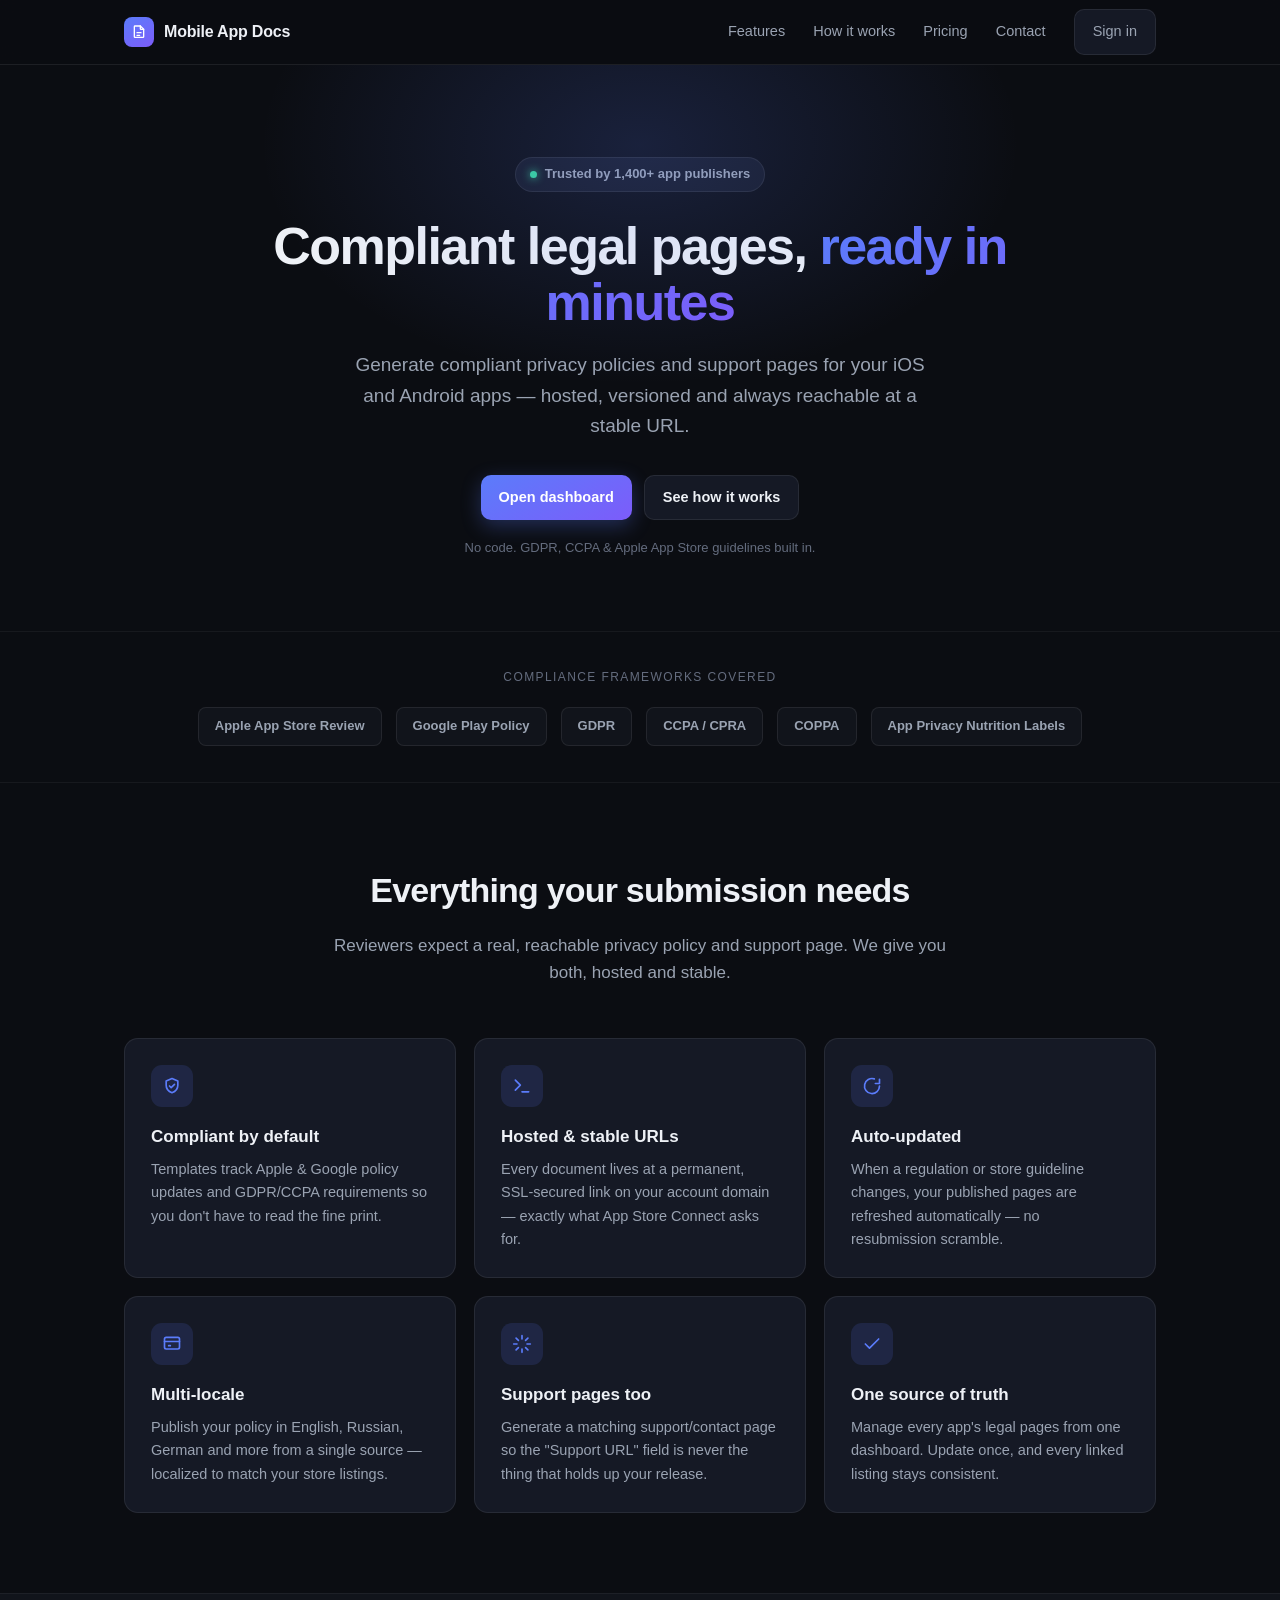
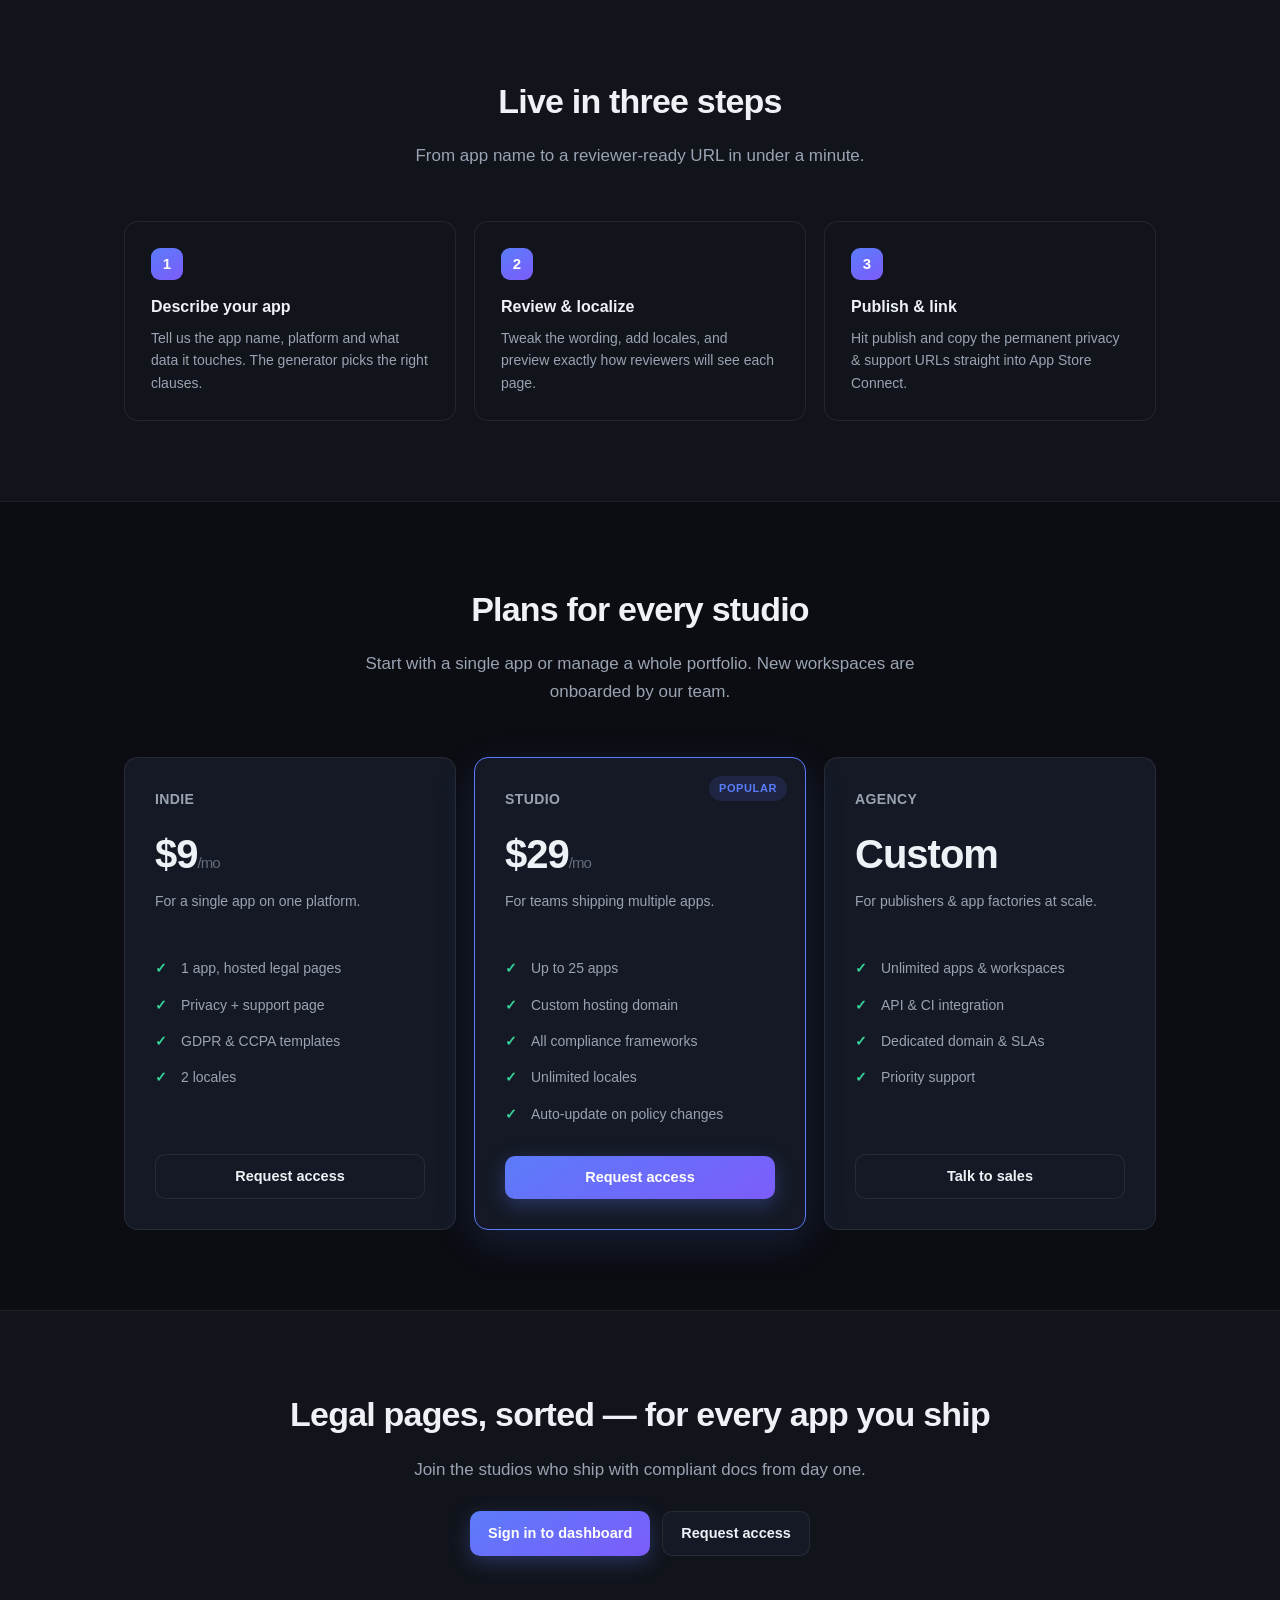
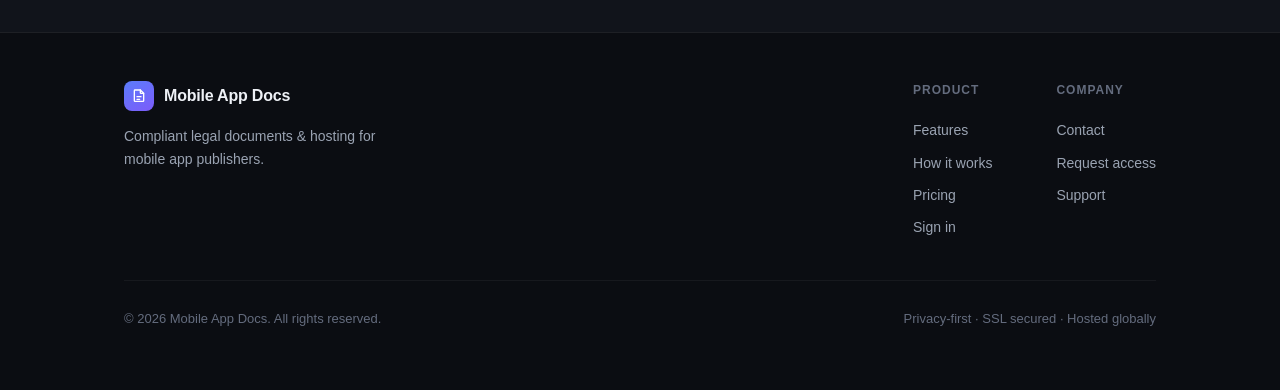
<file: index.html>
<!DOCTYPE html>
<html lang="en">
<head>
<meta charset="UTF-8">
<meta name="viewport" content="width=device-width, initial-scale=1">
<title>Mobile App Docs — Legal documents & hosting for mobile apps</title>
<meta name="description" content="Generate App Store-ready privacy policies and support pages for your iOS and Android apps. GDPR & CCPA compliant, hosted on a dedicated domain, updated automatically.">
<link rel="preconnect" href="https://fonts.googleapis.com">
<link rel="stylesheet" href="/assets/style.css">
</head>
<body>

<nav class="nav">
  <div class="wrap nav-inner">
    <a class="brand" href="/">
      <span class="logo-mark">
        <svg width="16" height="16" viewBox="0 0 24 24" fill="none" stroke="#fff" stroke-width="2" stroke-linecap="round" stroke-linejoin="round"><path d="M14 3v4a1 1 0 001 1h4"/><path d="M6 3h8l5 5v11a1 1 0 01-1 1H6a1 1 0 01-1-1V4a1 1 0 011-1z"/><path d="M9 13h6M9 17h4"/></svg>
      </span>
      Mobile App Docs
    </a>
    <div class="nav-links">
      <a href="#features" class="hide-sm">Features</a>
      <a href="#how" class="hide-sm">How it works</a>
      <a href="#pricing" class="hide-sm">Pricing</a>
      <a href="/contact/">Contact</a>
      <a class="btn" href="/login/">Sign in</a>
    </div>
  </div>
</nav>

<header class="hero">
  <div class="wrap">
    <span class="pill"><span class="dot"></span> Trusted by 1,400+ app publishers</span>
    <h1>Compliant legal pages, <span class="grad">ready in minutes</span></h1>
    <p class="sub">Generate compliant privacy policies and support pages for your iOS and Android apps — hosted, versioned and always reachable at a stable URL.</p>
    <div class="hero-cta">
      <a class="btn btn-primary" href="/login/">Open dashboard</a>
      <a class="btn" href="#how">See how it works</a>
    </div>
    <div class="hero-note">No code. GDPR, CCPA &amp; Apple App Store guidelines built in.</div>
  </div>
</header>

<div class="trust">
  <div class="wrap">
    <div class="trust-label">Compliance frameworks covered</div>
    <div class="trust-row">
      <span class="trust-chip">Apple App Store Review</span>
      <span class="trust-chip">Google Play Policy</span>
      <span class="trust-chip">GDPR</span>
      <span class="trust-chip">CCPA / CPRA</span>
      <span class="trust-chip">COPPA</span>
      <span class="trust-chip">App Privacy Nutrition Labels</span>
    </div>
  </div>
</div>

<section id="features">
  <div class="wrap">
    <div class="section-head">
      <h2>Everything your submission needs</h2>
      <p>Reviewers expect a real, reachable privacy policy and support page. We give you both, hosted and stable.</p>
    </div>
    <div class="grid">
      <div class="card">
        <div class="ico"><svg width="20" height="20" viewBox="0 0 24 24" fill="none" stroke="currentColor" stroke-width="2" stroke-linecap="round" stroke-linejoin="round"><path d="M12 3l7 3v5c0 4.5-3 7.6-7 9-4-1.4-7-4.5-7-9V6l7-3z"/><path d="M9 12l2 2 4-4"/></svg></div>
        <h3>Compliant by default</h3>
        <p>Templates track Apple &amp; Google policy updates and GDPR/CCPA requirements so you don't have to read the fine print.</p>
      </div>
      <div class="card">
        <div class="ico"><svg width="20" height="20" viewBox="0 0 24 24" fill="none" stroke="currentColor" stroke-width="2" stroke-linecap="round" stroke-linejoin="round"><path d="M4 17l6-6-6-6"/><path d="M12 19h8"/></svg></div>
        <h3>Hosted &amp; stable URLs</h3>
        <p>Every document lives at a permanent, SSL-secured link on your account domain — exactly what App Store Connect asks for.</p>
      </div>
      <div class="card">
        <div class="ico"><svg width="20" height="20" viewBox="0 0 24 24" fill="none" stroke="currentColor" stroke-width="2" stroke-linecap="round" stroke-linejoin="round"><path d="M21 12a9 9 0 11-6.2-8.5"/><path d="M21 4v5h-5"/></svg></div>
        <h3>Auto-updated</h3>
        <p>When a regulation or store guideline changes, your published pages are refreshed automatically — no resubmission scramble.</p>
      </div>
      <div class="card">
        <div class="ico"><svg width="20" height="20" viewBox="0 0 24 24" fill="none" stroke="currentColor" stroke-width="2" stroke-linecap="round" stroke-linejoin="round"><rect x="3" y="4" width="18" height="14" rx="2"/><path d="M3 9h18M8 14h2"/></svg></div>
        <h3>Multi-locale</h3>
        <p>Publish your policy in English, Russian, German and more from a single source — localized to match your store listings.</p>
      </div>
      <div class="card">
        <div class="ico"><svg width="20" height="20" viewBox="0 0 24 24" fill="none" stroke="currentColor" stroke-width="2" stroke-linecap="round" stroke-linejoin="round"><path d="M12 2v4M12 18v4M4.9 4.9l2.8 2.8M16.3 16.3l2.8 2.8M2 12h4M18 12h4M4.9 19.1l2.8-2.8M16.3 7.7l2.8-2.8"/></svg></div>
        <h3>Support pages too</h3>
        <p>Generate a matching support/contact page so the "Support URL" field is never the thing that holds up your release.</p>
      </div>
      <div class="card">
        <div class="ico"><svg width="20" height="20" viewBox="0 0 24 24" fill="none" stroke="currentColor" stroke-width="2" stroke-linecap="round" stroke-linejoin="round"><path d="M20 6L9 17l-5-5"/></svg></div>
        <h3>One source of truth</h3>
        <p>Manage every app's legal pages from one dashboard. Update once, and every linked listing stays consistent.</p>
      </div>
    </div>
  </div>
</section>

<section id="how" style="background:var(--bg-soft);border-top:1px solid var(--line-soft);border-bottom:1px solid var(--line-soft);">
  <div class="wrap">
    <div class="section-head">
      <h2>Live in three steps</h2>
      <p>From app name to a reviewer-ready URL in under a minute.</p>
    </div>
    <div class="steps">
      <div class="step">
        <h3>Describe your app</h3>
        <p>Tell us the app name, platform and what data it touches. The generator picks the right clauses.</p>
      </div>
      <div class="step">
        <h3>Review &amp; localize</h3>
        <p>Tweak the wording, add locales, and preview exactly how reviewers will see each page.</p>
      </div>
      <div class="step">
        <h3>Publish &amp; link</h3>
        <p>Hit publish and copy the permanent privacy &amp; support URLs straight into App Store Connect.</p>
      </div>
    </div>
  </div>
</section>

<section id="pricing">
  <div class="wrap">
    <div class="section-head">
      <h2>Plans for every studio</h2>
      <p>Start with a single app or manage a whole portfolio. New workspaces are onboarded by our team.</p>
    </div>
    <div class="prices">
      <div class="price">
        <span class="name">Indie</span>
        <div class="amt">$9<span>/mo</span></div>
        <p class="desc">For a single app on one platform.</p>
        <ul>
          <li>1 app, hosted legal pages</li>
          <li>Privacy + support page</li>
          <li>GDPR &amp; CCPA templates</li>
          <li>2 locales</li>
        </ul>
        <a class="btn" href="/contact/">Request access</a>
      </div>
      <div class="price feature">
        <span class="tag">Popular</span>
        <span class="name">Studio</span>
        <div class="amt">$29<span>/mo</span></div>
        <p class="desc">For teams shipping multiple apps.</p>
        <ul>
          <li>Up to 25 apps</li>
          <li>Custom hosting domain</li>
          <li>All compliance frameworks</li>
          <li>Unlimited locales</li>
          <li>Auto-update on policy changes</li>
        </ul>
        <a class="btn btn-primary" href="/contact/">Request access</a>
      </div>
      <div class="price">
        <span class="name">Agency</span>
        <div class="amt">Custom</div>
        <p class="desc">For publishers &amp; app factories at scale.</p>
        <ul>
          <li>Unlimited apps &amp; workspaces</li>
          <li>API &amp; CI integration</li>
          <li>Dedicated domain &amp; SLAs</li>
          <li>Priority support</li>
        </ul>
        <a class="btn" href="/contact/">Talk to sales</a>
      </div>
    </div>
  </div>
</section>

<section class="band" style="background:var(--bg-soft);border-top:1px solid var(--line-soft);">
  <div class="wrap">
    <h2>Legal pages, sorted — for every app you ship</h2>
    <p>Join the studios who ship with compliant docs from day one.</p>
    <div class="hero-cta">
      <a class="btn btn-primary" href="/login/">Sign in to dashboard</a>
      <a class="btn" href="/contact/">Request access</a>
    </div>
  </div>
</section>

<footer>
  <div class="wrap">
    <div class="foot-top">
      <div class="foot-brand">
        <a class="brand" href="/">
          <span class="logo-mark"><svg width="16" height="16" viewBox="0 0 24 24" fill="none" stroke="#fff" stroke-width="2" stroke-linecap="round" stroke-linejoin="round"><path d="M14 3v4a1 1 0 001 1h4"/><path d="M6 3h8l5 5v11a1 1 0 01-1 1H6a1 1 0 01-1-1V4a1 1 0 011-1z"/><path d="M9 13h6M9 17h4"/></svg></span>
          Mobile App Docs
        </a>
        <p>Compliant legal documents &amp; hosting for mobile app publishers.</p>
      </div>
      <div class="foot-cols">
        <div class="foot-col">
          <h4>Product</h4>
          <a href="#features">Features</a>
          <a href="#how">How it works</a>
          <a href="#pricing">Pricing</a>
          <a href="/login/">Sign in</a>
        </div>
        <div class="foot-col">
          <h4>Company</h4>
          <a href="/contact/">Contact</a>
          <a href="/contact/">Request access</a>
          <a href="/contact/">Support</a>
        </div>
      </div>
    </div>
    <div class="foot-bottom">
      <span>© 2026 Mobile App Docs. All rights reserved.</span>
      <span>Privacy-first · SSL secured · Hosted globally</span>
    </div>
  </div>
</footer>

</body>
</html>
</file>
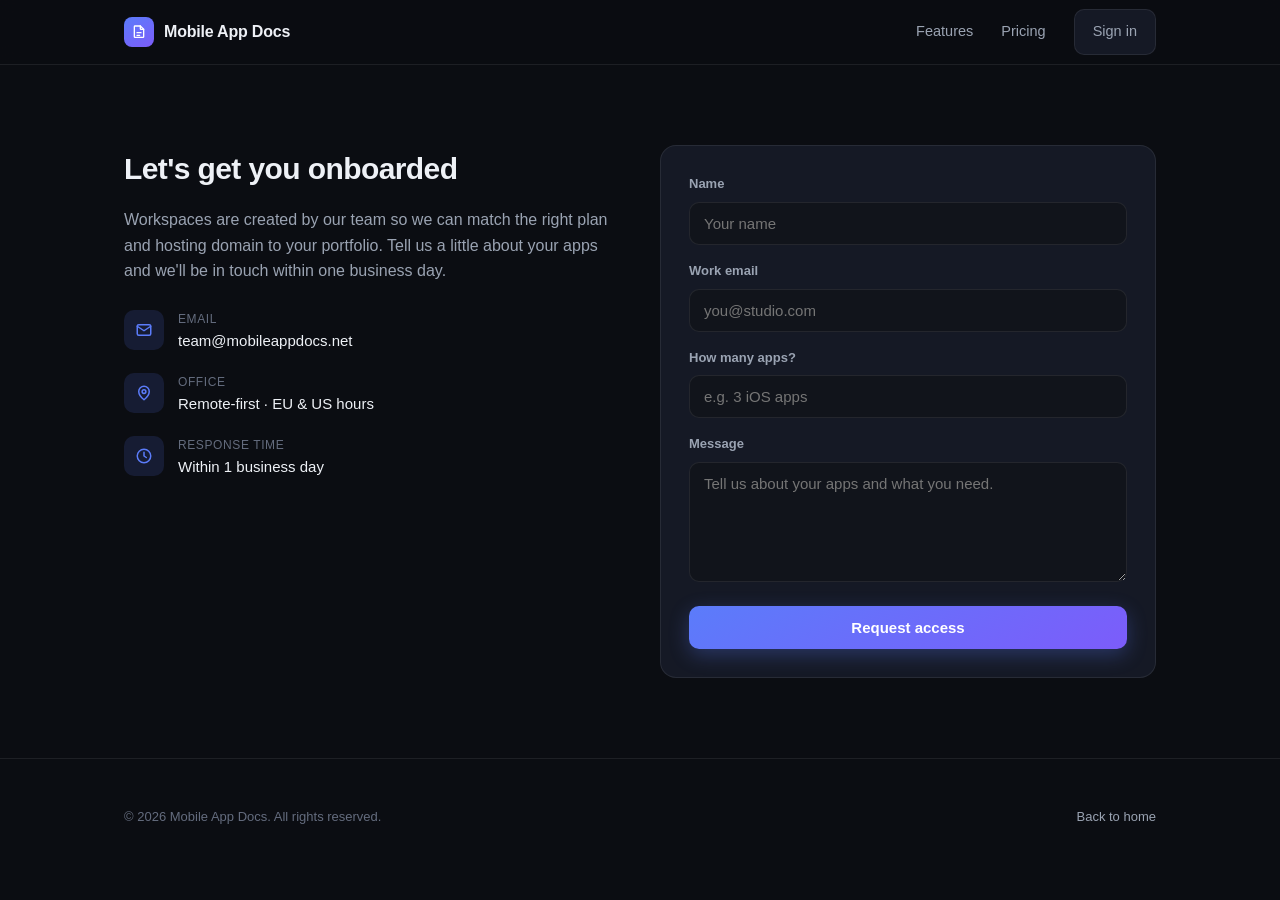
<file: contact/index.html>
<!DOCTYPE html>
<html lang="en">
<head>
<meta charset="UTF-8">
<meta name="viewport" content="width=device-width, initial-scale=1">
<title>Contact &amp; request access — Mobile App Docs</title>
<link rel="stylesheet" href="/assets/style.css">
</head>
<body>

<nav class="nav">
  <div class="wrap nav-inner">
    <a class="brand" href="/">
      <span class="logo-mark"><svg width="16" height="16" viewBox="0 0 24 24" fill="none" stroke="#fff" stroke-width="2" stroke-linecap="round" stroke-linejoin="round"><path d="M14 3v4a1 1 0 001 1h4"/><path d="M6 3h8l5 5v11a1 1 0 01-1 1H6a1 1 0 01-1-1V4a1 1 0 011-1z"/><path d="M9 13h6M9 17h4"/></svg></span>
      Mobile App Docs
    </a>
    <div class="nav-links">
      <a href="/#features" class="hide-sm">Features</a>
      <a href="/#pricing" class="hide-sm">Pricing</a>
      <a class="btn" href="/login/">Sign in</a>
    </div>
  </div>
</nav>

<section>
  <div class="wrap">
    <div class="contact-grid">
      <div class="contact-info">
        <h2>Let's get you onboarded</h2>
        <p>Workspaces are created by our team so we can match the right plan and hosting domain to your portfolio. Tell us a little about your apps and we'll be in touch within one business day.</p>

        <div class="contact-item">
          <div class="ico"><svg width="18" height="18" viewBox="0 0 24 24" fill="none" stroke="currentColor" stroke-width="2" stroke-linecap="round" stroke-linejoin="round"><rect x="3" y="5" width="18" height="14" rx="2"/><path d="M3 7l9 6 9-6"/></svg></div>
          <div>
            <div class="lbl">Email</div>
            <div class="val">team@mobileappdocs.net</div>
          </div>
        </div>
        <div class="contact-item">
          <div class="ico"><svg width="18" height="18" viewBox="0 0 24 24" fill="none" stroke="currentColor" stroke-width="2" stroke-linecap="round" stroke-linejoin="round"><path d="M12 21s-7-5.5-7-11a7 7 0 0114 0c0 5.5-7 11-7 11z"/><circle cx="12" cy="10" r="2.5"/></svg></div>
          <div>
            <div class="lbl">Office</div>
            <div class="val">Remote-first · EU &amp; US hours</div>
          </div>
        </div>
        <div class="contact-item">
          <div class="ico"><svg width="18" height="18" viewBox="0 0 24 24" fill="none" stroke="currentColor" stroke-width="2" stroke-linecap="round" stroke-linejoin="round"><circle cx="12" cy="12" r="9"/><path d="M12 7v5l3 2"/></svg></div>
          <div>
            <div class="lbl">Response time</div>
            <div class="val">Within 1 business day</div>
          </div>
        </div>
      </div>

      <div class="contact-box">
        <div class="alert" id="alert" style="background:rgba(54,211,153,0.1);border-color:rgba(54,211,153,0.3);color:#7ce0b8;">Thanks — your request is in. We'll email you shortly.</div>
        <form id="contactForm" novalidate>
          <div class="field">
            <label for="name">Name</label>
            <input type="text" id="name" placeholder="Your name" required>
          </div>
          <div class="field">
            <label for="cemail">Work email</label>
            <input type="email" id="cemail" placeholder="you@studio.com" required>
          </div>
          <div class="field">
            <label for="apps">How many apps?</label>
            <input type="text" id="apps" placeholder="e.g. 3 iOS apps">
          </div>
          <div class="field">
            <label for="msg">Message</label>
            <textarea class="textarea" id="msg" placeholder="Tell us about your apps and what you need."></textarea>
          </div>
          <button type="submit" class="btn btn-primary btn-block">Request access</button>
        </form>
      </div>
    </div>
  </div>
</section>

<footer>
  <div class="wrap">
    <div class="foot-bottom" style="border:none;padding-top:0;">
      <span>© 2026 Mobile App Docs. All rights reserved.</span>
      <span><a href="/" style="color:var(--muted);">Back to home</a></span>
    </div>
  </div>
</footer>

<script>
  var form = document.getElementById('contactForm');
  var alertBox = document.getElementById('alert');
  form.addEventListener('submit', function (e) {
    e.preventDefault();
    var name = document.getElementById('name').value.trim();
    var email = document.getElementById('cemail').value.trim();
    if (!name || !email) { return; }
    alertBox.classList.add('show');
    form.reset();
    alertBox.scrollIntoView({ behavior: 'smooth', block: 'center' });
  });
</script>

</body>
</html>
</file>
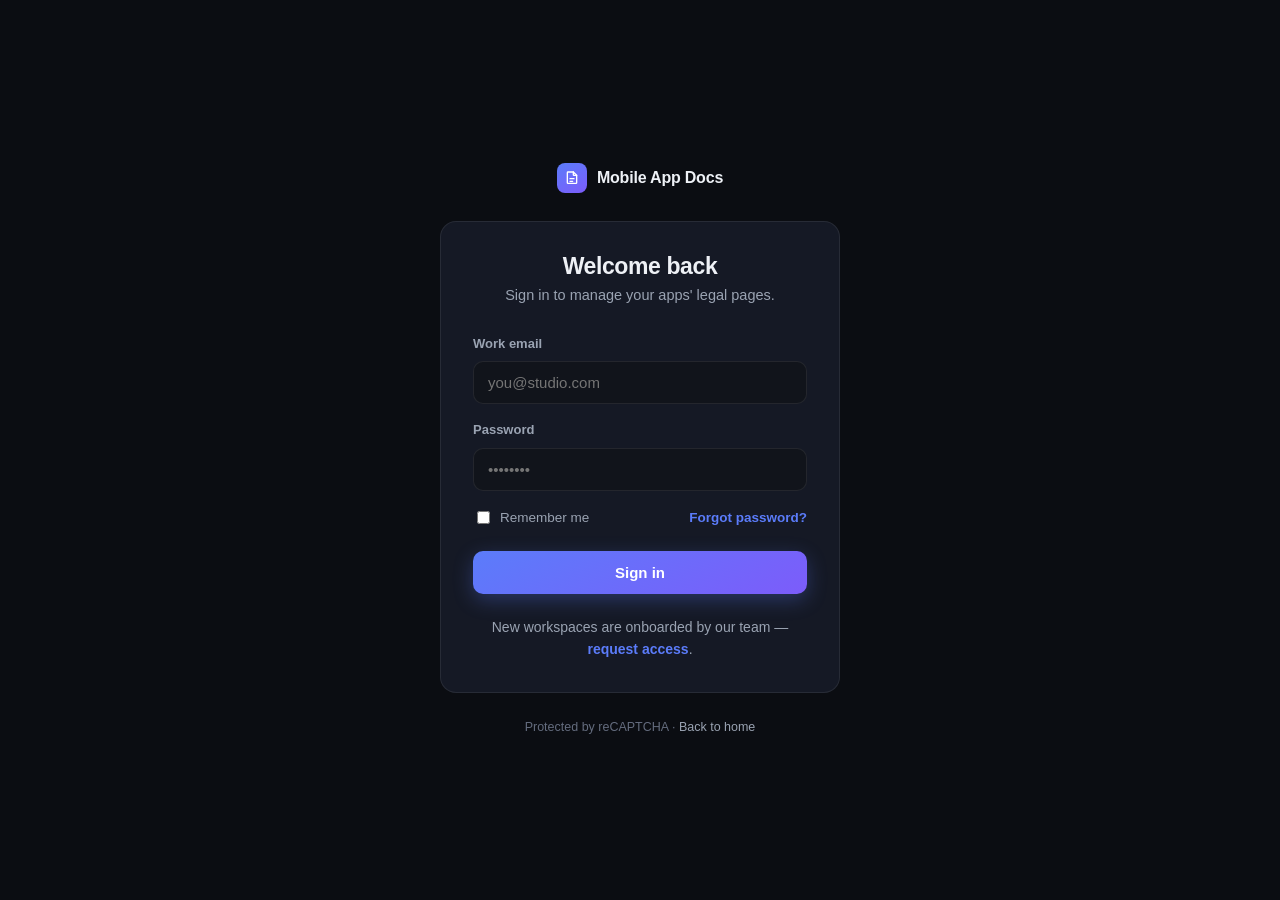
<file: login/index.html>
<!DOCTYPE html>
<html lang="en">
<head>
<meta charset="UTF-8">
<meta name="viewport" content="width=device-width, initial-scale=1">
<title>Sign in — Mobile App Docs</title>
<meta name="robots" content="noindex">
<link rel="stylesheet" href="/assets/style.css">
</head>
<body>

<div class="auth-shell">
  <div class="auth-card">
    <a class="brand" href="/">
      <span class="logo-mark"><svg width="16" height="16" viewBox="0 0 24 24" fill="none" stroke="#fff" stroke-width="2" stroke-linecap="round" stroke-linejoin="round"><path d="M14 3v4a1 1 0 001 1h4"/><path d="M6 3h8l5 5v11a1 1 0 01-1 1H6a1 1 0 01-1-1V4a1 1 0 011-1z"/><path d="M9 13h6M9 17h4"/></svg></span>
      Mobile App Docs
    </a>
    <div class="auth-box">
      <h1>Welcome back</h1>
      <p class="lead">Sign in to manage your apps' legal pages.</p>

      <div class="alert" id="alert">We couldn't sign you in. Check your email and password, or contact support if the problem persists.</div>

      <form id="loginForm" novalidate>
        <div class="field">
          <label for="email">Work email</label>
          <input type="email" id="email" name="email" placeholder="you@studio.com" autocomplete="email" required>
        </div>
        <div class="field">
          <label for="password">Password</label>
          <input type="password" id="password" name="password" placeholder="••••••••" autocomplete="current-password" required>
        </div>
        <div class="row-between">
          <label><input type="checkbox" id="remember"> Remember me</label>
          <a href="/contact/">Forgot password?</a>
        </div>
        <button type="submit" class="btn btn-primary btn-block" id="submitBtn">Sign in</button>
      </form>

      <div class="auth-alt">
        New workspaces are onboarded by our team — <a href="/contact/">request access</a>.
      </div>
    </div>
    <div class="legal-foot">
      Protected by reCAPTCHA · <a href="/">Back to home</a>
    </div>
  </div>
</div>

<script>
  // internal: account auth runs against our private API; public access is
  // invite-only, so any sign-in attempt here is rejected client-side and the
  // visitor is steered to the contact flow.
  var form = document.getElementById('loginForm');
  var alertBox = document.getElementById('alert');
  var btn = document.getElementById('submitBtn');
  form.addEventListener('submit', function (e) {
    e.preventDefault();
    var email = document.getElementById('email').value.trim();
    var pass = document.getElementById('password').value;
    if (!email || !pass) {
      alertBox.textContent = 'Please enter both your email and password.';
      alertBox.classList.add('show');
      return;
    }
    btn.textContent = 'Signing in…';
    btn.disabled = true;
    setTimeout(function () {
      btn.textContent = 'Sign in';
      btn.disabled = false;
      alertBox.textContent = "We couldn't sign you in. Check your email and password, or contact support if the problem persists.";
      alertBox.classList.add('show');
    }, 1100);
  });
</script>

</body>
</html>
</file>
<file: assets/style.css>
:root {
  --bg: #0b0d12;
  --bg-soft: #11141b;
  --panel: #151925;
  --panel-2: #1b2030;
  --line: rgba(255, 255, 255, 0.08);
  --line-soft: rgba(255, 255, 255, 0.05);
  --text: #eef1f6;
  --muted: #9aa3b2;
  --faint: #646c7e;
  --accent: #5b7cfa;
  --accent-2: #7c5cfa;
  --accent-soft: rgba(91, 124, 250, 0.14);
  --ok: #36d399;
  --radius: 14px;
  --maxw: 1080px;
  --font: -apple-system, BlinkMacSystemFont, "Segoe UI", Inter, Roboto, sans-serif;
}

* { box-sizing: border-box; }

html { scroll-behavior: smooth; }

body {
  margin: 0;
  font-family: var(--font);
  background: var(--bg);
  color: var(--text);
  line-height: 1.6;
  -webkit-font-smoothing: antialiased;
}

a { color: inherit; text-decoration: none; }

.wrap { max-width: var(--maxw); margin: 0 auto; padding: 0 24px; }

/* ---- nav ---- */
.nav {
  position: sticky;
  top: 0;
  z-index: 50;
  background: rgba(11, 13, 18, 0.82);
  backdrop-filter: saturate(140%) blur(12px);
  border-bottom: 1px solid var(--line);
}

.nav-inner {
  display: flex;
  align-items: center;
  justify-content: space-between;
  height: 64px;
}

.brand {
  display: flex;
  align-items: center;
  gap: 10px;
  font-weight: 700;
  font-size: 16px;
  letter-spacing: -0.2px;
}

.logo-mark {
  width: 30px;
  height: 30px;
  border-radius: 8px;
  background: linear-gradient(150deg, var(--accent), var(--accent-2));
  display: flex;
  align-items: center;
  justify-content: center;
  flex-shrink: 0;
}

.nav-links { display: flex; align-items: center; gap: 28px; }
.nav-links a { color: var(--muted); font-size: 14.5px; font-weight: 500; transition: color 0.15s; }
.nav-links a:hover { color: var(--text); }

.btn {
  display: inline-flex;
  align-items: center;
  justify-content: center;
  gap: 8px;
  border: 1px solid var(--line);
  background: var(--panel);
  color: var(--text);
  font-family: var(--font);
  font-size: 14.5px;
  font-weight: 600;
  padding: 10px 18px;
  border-radius: 10px;
  cursor: pointer;
  transition: background 0.15s, border-color 0.15s, transform 0.08s;
}

.btn:hover { background: var(--panel-2); }
.btn:active { transform: translateY(1px); }

.btn-primary {
  background: linear-gradient(150deg, var(--accent), var(--accent-2));
  border: none;
  color: #fff;
  box-shadow: 0 6px 20px rgba(91, 124, 250, 0.3);
}
.btn-primary:hover { filter: brightness(1.06); background: linear-gradient(150deg, var(--accent), var(--accent-2)); }

.btn-block { width: 100%; padding: 13px; font-size: 15px; }

/* ---- hero ---- */
.hero {
  position: relative;
  padding: 92px 0 72px;
  text-align: center;
  overflow: hidden;
}

.hero::before {
  content: "";
  position: absolute;
  top: -160px;
  left: 50%;
  width: 760px;
  height: 480px;
  transform: translateX(-50%);
  background: radial-gradient(closest-side, rgba(91, 124, 250, 0.18), transparent);
  pointer-events: none;
}

.pill {
  display: inline-flex;
  align-items: center;
  gap: 8px;
  font-size: 13px;
  font-weight: 600;
  color: var(--muted);
  background: var(--panel);
  border: 1px solid var(--line);
  padding: 6px 14px;
  border-radius: 999px;
  margin-bottom: 26px;
}

.pill .dot { width: 7px; height: 7px; border-radius: 50%; background: var(--ok); box-shadow: 0 0 8px var(--ok); }

h1 {
  font-size: 52px;
  line-height: 1.08;
  letter-spacing: -1.5px;
  margin: 0 auto 20px;
  max-width: 760px;
  font-weight: 800;
}

h1 .grad {
  background: linear-gradient(120deg, var(--accent), var(--accent-2));
  -webkit-background-clip: text;
  background-clip: text;
  -webkit-text-fill-color: transparent;
}

.sub {
  font-size: 19px;
  color: var(--muted);
  max-width: 600px;
  margin: 0 auto 34px;
}

.hero-cta { display: flex; gap: 12px; justify-content: center; flex-wrap: wrap; }

.hero-note { margin-top: 18px; font-size: 13px; color: var(--faint); }

/* ---- logos strip ---- */
.trust { padding: 36px 0; border-top: 1px solid var(--line-soft); border-bottom: 1px solid var(--line-soft); }
.trust-label { text-align: center; font-size: 12px; letter-spacing: 1.4px; text-transform: uppercase; color: var(--faint); margin-bottom: 20px; }
.trust-row { display: flex; flex-wrap: wrap; gap: 14px; justify-content: center; }
.trust-chip {
  font-size: 13px; font-weight: 600; color: var(--muted);
  border: 1px solid var(--line); border-radius: 8px; padding: 8px 16px; background: var(--bg-soft);
}

/* ---- sections ---- */
section { padding: 80px 0; }
.section-head { text-align: center; max-width: 620px; margin: 0 auto 52px; }
.section-head h2 { font-size: 34px; letter-spacing: -0.8px; margin: 0 0 14px; font-weight: 800; }
.section-head p { font-size: 17px; color: var(--muted); margin: 0; }

.grid { display: grid; grid-template-columns: repeat(3, 1fr); gap: 18px; }

.card {
  background: var(--panel);
  border: 1px solid var(--line);
  border-radius: var(--radius);
  padding: 26px;
}

.card .ico {
  width: 42px; height: 42px; border-radius: 11px;
  background: var(--accent-soft); color: var(--accent);
  display: flex; align-items: center; justify-content: center;
  margin-bottom: 16px;
}

.card h3 { font-size: 17px; margin: 0 0 8px; font-weight: 700; }
.card p { font-size: 14.5px; color: var(--muted); margin: 0; }

/* ---- steps ---- */
.steps { display: grid; grid-template-columns: repeat(3, 1fr); gap: 18px; counter-reset: step; }
.step { padding: 26px; border: 1px solid var(--line); border-radius: var(--radius); background: var(--bg-soft); position: relative; }
.step::before {
  counter-increment: step; content: counter(step);
  display: flex; align-items: center; justify-content: center;
  width: 32px; height: 32px; border-radius: 9px; margin-bottom: 14px;
  background: linear-gradient(150deg, var(--accent), var(--accent-2)); color: #fff; font-weight: 700; font-size: 15px;
}
.step h3 { font-size: 16px; margin: 0 0 7px; }
.step p { font-size: 14px; color: var(--muted); margin: 0; }

/* ---- pricing ---- */
.prices { display: grid; grid-template-columns: repeat(3, 1fr); gap: 18px; align-items: stretch; }
.price {
  border: 1px solid var(--line); border-radius: var(--radius); padding: 30px; background: var(--panel);
  display: flex; flex-direction: column;
}
.price.feature { border-color: var(--accent); box-shadow: 0 12px 40px rgba(91, 124, 250, 0.16); position: relative; }
.price .tag { position: absolute; top: 18px; right: 18px; font-size: 11px; font-weight: 700; letter-spacing: 0.6px; text-transform: uppercase; color: var(--accent); background: var(--accent-soft); padding: 4px 10px; border-radius: 999px; }
.price .name { font-size: 14px; font-weight: 700; letter-spacing: 0.4px; text-transform: uppercase; color: var(--muted); }
.price .amt { font-size: 40px; font-weight: 800; letter-spacing: -1px; margin: 12px 0 4px; }
.price .amt span { font-size: 15px; font-weight: 500; color: var(--faint); }
.price .desc { font-size: 14px; color: var(--muted); margin: 0 0 20px; min-height: 40px; }
.price ul { list-style: none; padding: 0; margin: 0 0 24px; flex: 1; }
.price li { font-size: 14px; color: var(--muted); padding: 7px 0 7px 26px; position: relative; }
.price li::before { content: "✓"; position: absolute; left: 0; color: var(--ok); font-weight: 700; }

/* ---- cta band ---- */
.band { text-align: center; padding: 76px 0; }
.band h2 { font-size: 34px; letter-spacing: -0.8px; margin: 0 0 14px; font-weight: 800; }
.band p { font-size: 17px; color: var(--muted); margin: 0 0 28px; }

/* ---- footer ---- */
footer { border-top: 1px solid var(--line); padding: 48px 0 60px; }
.foot-top { display: flex; justify-content: space-between; gap: 40px; flex-wrap: wrap; margin-bottom: 36px; }
.foot-brand { max-width: 280px; }
.foot-brand p { font-size: 14px; color: var(--muted); margin: 14px 0 0; }
.foot-cols { display: flex; gap: 64px; flex-wrap: wrap; }
.foot-col h4 { font-size: 12px; letter-spacing: 1px; text-transform: uppercase; color: var(--faint); margin: 0 0 14px; }
.foot-col a { display: block; font-size: 14px; color: var(--muted); padding: 5px 0; transition: color 0.15s; }
.foot-col a:hover { color: var(--text); }
.foot-bottom { display: flex; justify-content: space-between; gap: 16px; flex-wrap: wrap; padding-top: 28px; border-top: 1px solid var(--line-soft); font-size: 13px; color: var(--faint); }

/* ---- auth pages ---- */
.auth-shell { min-height: 100vh; display: flex; align-items: center; justify-content: center; padding: 40px 24px; }
.auth-card { width: 100%; max-width: 400px; }
.auth-card .brand { justify-content: center; margin-bottom: 28px; }
.auth-box { background: var(--panel); border: 1px solid var(--line); border-radius: 16px; padding: 32px; }
.auth-box h1 { font-size: 23px; letter-spacing: -0.4px; text-align: center; margin: 0 0 6px; }
.auth-box .lead { text-align: center; color: var(--muted); font-size: 14.5px; margin: 0 0 26px; }
.field { margin-bottom: 16px; }
.field label { display: block; font-size: 13px; font-weight: 600; color: var(--muted); margin-bottom: 7px; }
.field input {
  width: 100%; background: var(--bg-soft); border: 1px solid var(--line); border-radius: 10px;
  color: var(--text); font-family: var(--font); font-size: 15px; padding: 12px 14px; outline: none;
  transition: border-color 0.15s;
}
.field input:focus { border-color: var(--accent); }
.row-between { display: flex; align-items: center; justify-content: space-between; margin-bottom: 22px; font-size: 13.5px; }
.row-between label { display: flex; align-items: center; gap: 7px; color: var(--muted); cursor: pointer; }
.row-between a { color: var(--accent); font-weight: 600; }
.auth-alt { text-align: center; font-size: 14px; color: var(--muted); margin-top: 22px; }
.auth-alt a { color: var(--accent); font-weight: 600; }
.alert {
  display: none; background: rgba(255, 99, 99, 0.1); border: 1px solid rgba(255, 99, 99, 0.3);
  color: #ff9a9a; font-size: 13.5px; border-radius: 10px; padding: 11px 14px; margin-bottom: 18px;
}
.alert.show { display: block; }
.legal-foot { text-align: center; margin-top: 24px; font-size: 12.5px; color: var(--faint); }
.legal-foot a { color: var(--muted); }

/* ---- contact ---- */
.contact-grid { display: grid; grid-template-columns: 1fr 1fr; gap: 40px; align-items: start; }
.contact-info h2 { font-size: 30px; letter-spacing: -0.6px; margin: 0 0 14px; }
.contact-info p { font-size: 16px; color: var(--muted); margin: 0 0 26px; }
.contact-item { display: flex; gap: 14px; margin-bottom: 20px; }
.contact-item .ico { width: 40px; height: 40px; border-radius: 10px; background: var(--accent-soft); color: var(--accent); display: flex; align-items: center; justify-content: center; flex-shrink: 0; }
.contact-item .lbl { font-size: 12px; text-transform: uppercase; letter-spacing: 0.6px; color: var(--faint); }
.contact-item .val { font-size: 15px; color: var(--text); font-weight: 500; }
.contact-box { background: var(--panel); border: 1px solid var(--line); border-radius: 16px; padding: 28px; }
.textarea { width: 100%; min-height: 120px; resize: vertical; background: var(--bg-soft); border: 1px solid var(--line); border-radius: 10px; color: var(--text); font-family: var(--font); font-size: 15px; padding: 12px 14px; outline: none; }
.textarea:focus { border-color: var(--accent); }

/* ---- doc pages (privacy/support) ---- */
.doc { max-width: 720px; margin: 0 auto; padding: 56px 24px 80px; }
.doc h1 { font-size: 30px; letter-spacing: -0.6px; }
.doc h2 { font-size: 18px; margin-top: 34px; }
.doc p, .doc li { font-size: 15px; color: var(--muted); }
.doc a { color: var(--accent); }

@media (max-width: 860px) {
  h1 { font-size: 38px; }
  .grid, .steps, .prices { grid-template-columns: 1fr; }
  .contact-grid { grid-template-columns: 1fr; }
  .nav-links .hide-sm { display: none; }
}
</file>
